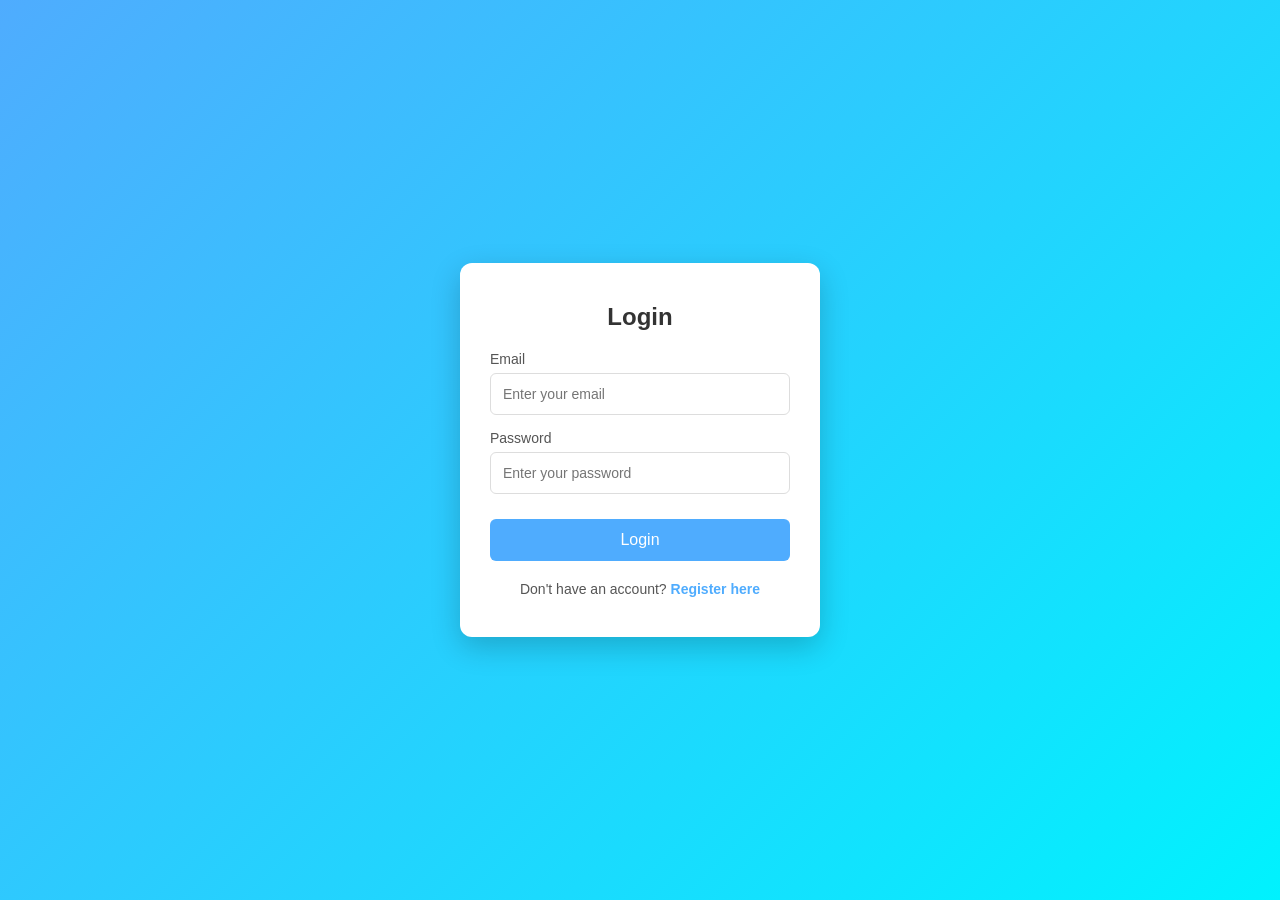
<file: frontend/index.html>
<!DOCTYPE html>
<html lang="en">
<head>
    <meta charset="UTF-8">
    <title>Login - Doctor Appointment</title>
    <link rel="stylesheet" href="css/style.css">
</head>
<body>

<div class="container">
    <div class="form-box">
        <h2>Login</h2>

        <div id="errorMsg" class="error-msg"></div>

        <form id="loginForm">
            <label>Email</label>
            <input type="email" id="email" required placeholder="Enter your email">

            <label>Password</label>
            <input type="password" id="password" required placeholder="Enter your password">

            <button type="submit">Login</button>
        </form>

        <p class="switch-link">Don't have an account? <a href="register.html">Register here</a></p>
    </div>
</div>

<script src="js/api.js"></script>
<script src="js/login.js"></script>
</body>
</html>
</file>
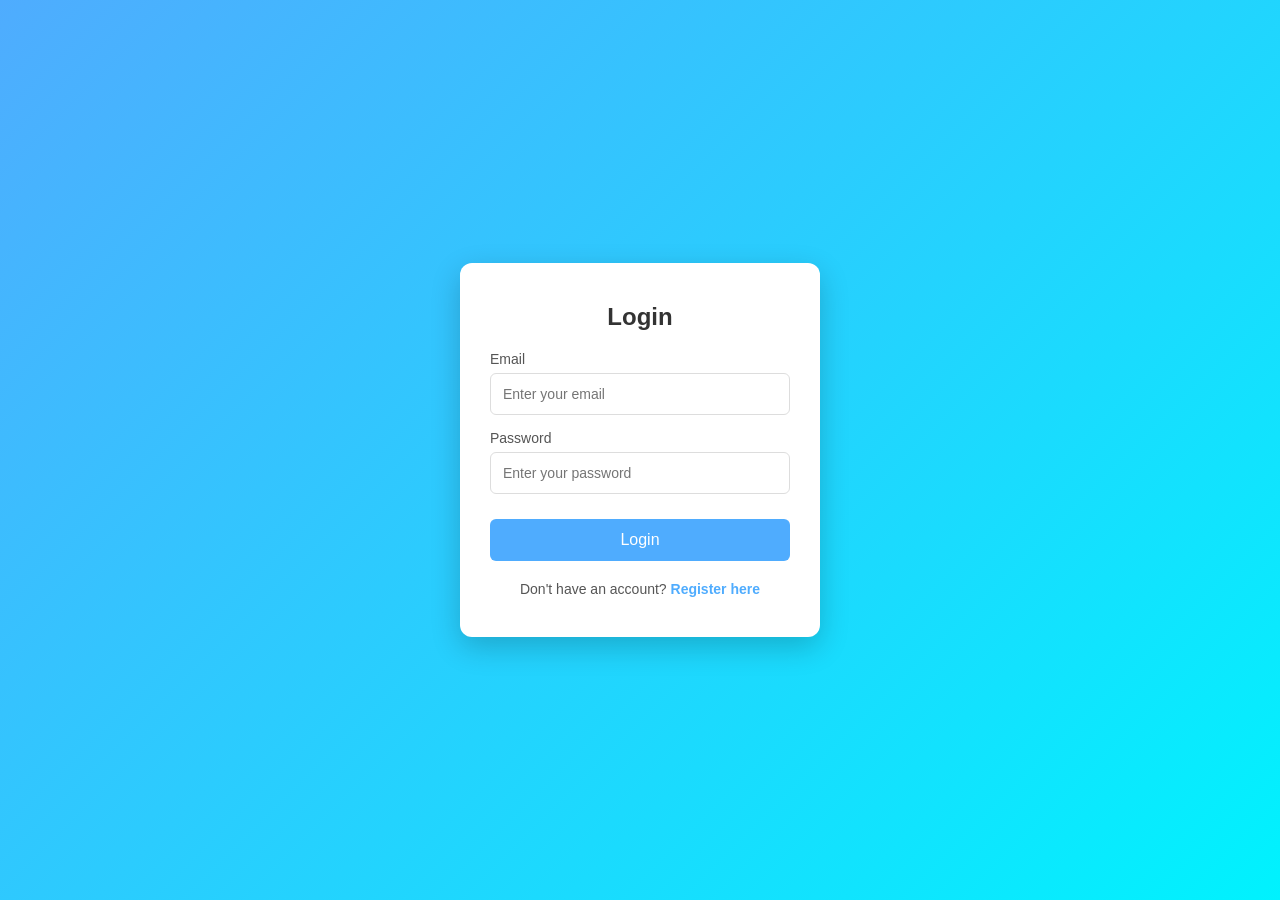
<file: frontend/add-slot.html>
<!DOCTYPE html>
<html lang="en">
<head>
    <meta charset="UTF-8">
    <title>Manage Slots</title>
    <link rel="stylesheet" href="css/style.css">
</head>
<body>

<div class="navbar">
    <h3>🏥 Doctor Appointment</h3>
    <div class="nav-links">
        <a href="add-slot.html">Manage Slots</a>
        <a href="#" onclick="logout()">Logout</a>
    </div>
</div>

<div class="page-content">
    <div class="card">
        <h3 style="margin-bottom: 15px;">Add New Slot</h3>
        <div id="msgBox"></div>

        <form id="addSlotForm">
            <label>Date</label>
            <input type="date" id="date" required>

            <label>Start Time</label>
            <input type="time" id="startTime" required>

            <label>End Time</label>
            <input type="time" id="endTime" required>

            <button type="submit">Add Slot</button>
        </form>
    </div>

    <h2 style="margin: 25px 0 15px;">Your Slots</h2>
    <div id="slotsList"></div>
</div>

<script src="js/api.js"></script>
<script src="js/add-slot.js"></script>
</body>
</html>
</file>
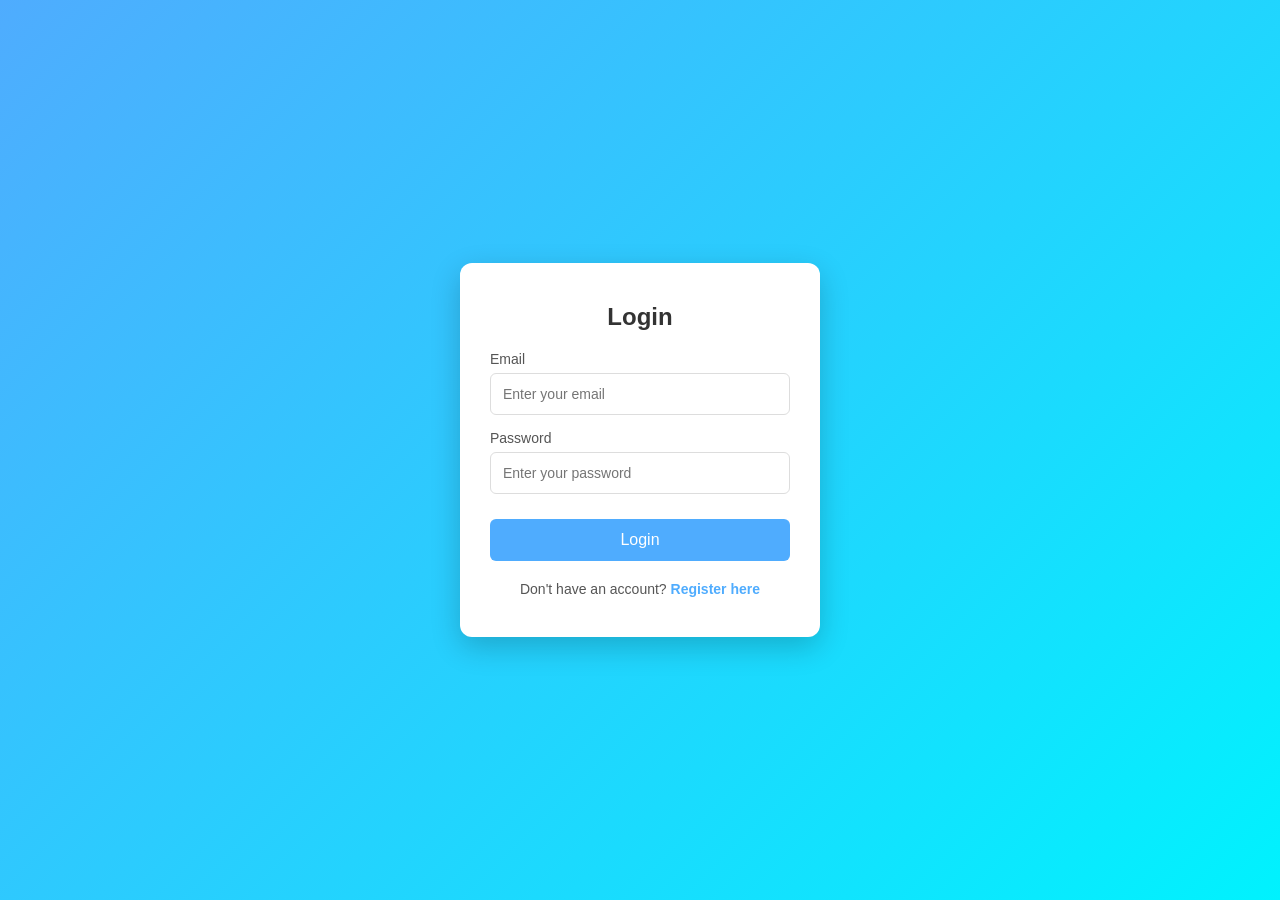
<file: frontend/doctors.html>
<!DOCTYPE html>
<html lang="en">
<head>
    <meta charset="UTF-8">
    <title>Doctors List</title>
    <link rel="stylesheet" href="css/style.css">
</head>
<body>

<div class="navbar">
    <h3>🏥 Doctor Appointment</h3>
    <div class="nav-links">
        <a href="doctors.html">Doctors</a>
        <a href="my-appointments.html">My Appointments</a>
        <a href="#" onclick="logout()">Logout</a>
    </div>
</div>

<div class="page-content">
    <h2 style="margin-bottom: 20px;">Available Doctors</h2>
    <div id="doctorsList"></div>
</div>

<script src="js/api.js"></script>
<script src="js/doctors.js"></script>
</body>
</html>
</file>
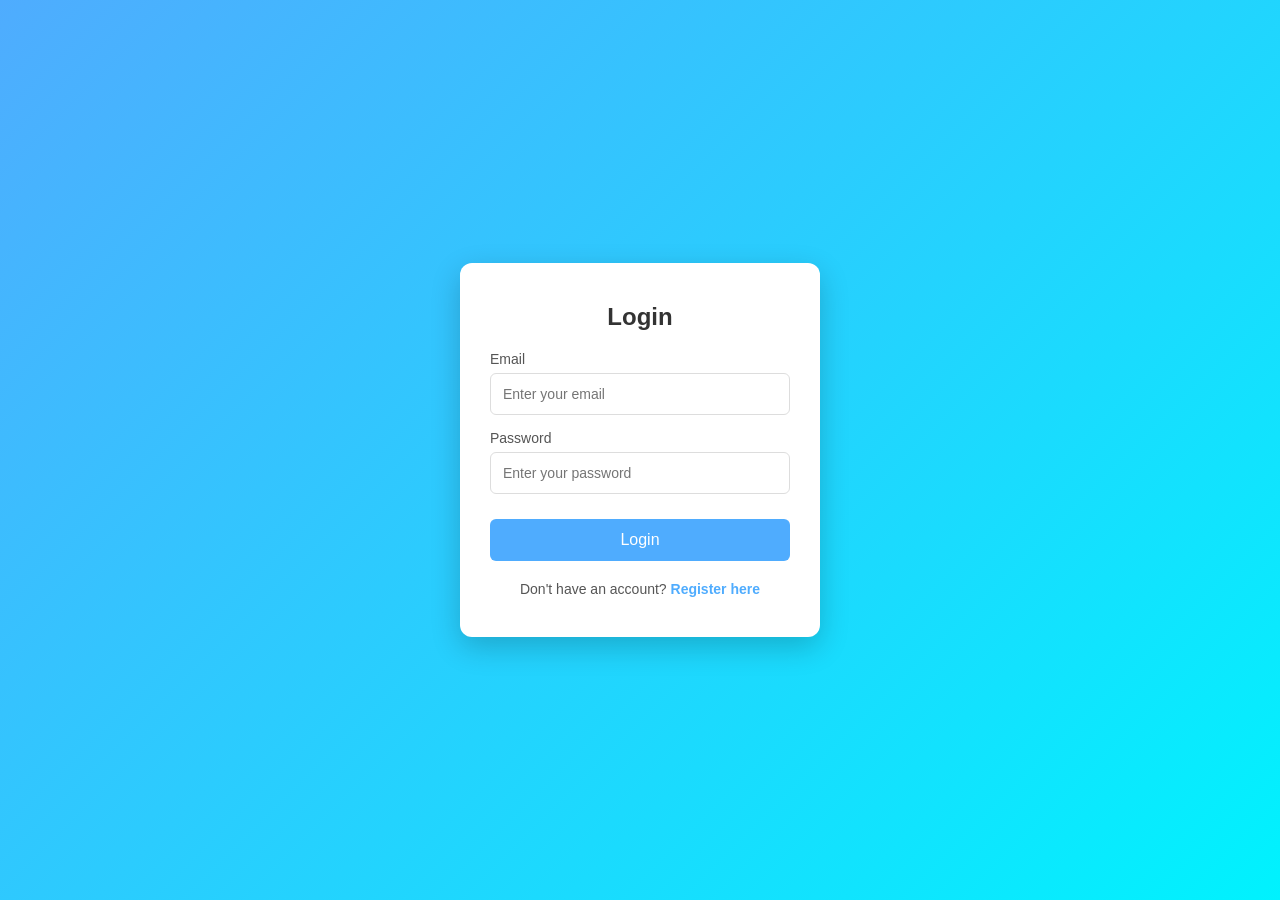
<file: frontend/my-appointments.html>
<!DOCTYPE html>
<html lang="en">
<head>
    <meta charset="UTF-8">
    <title>My Appointments</title>
    <link rel="stylesheet" href="css/style.css">
</head>
<body>

<div class="navbar">
    <h3>🏥 Doctor Appointment</h3>
    <div class="nav-links">
        <a href="doctors.html">Doctors</a>
        <a href="my-appointments.html">My Appointments</a>
        <a href="#" onclick="logout()">Logout</a>
    </div>
</div>

<div class="page-content">
    <h2 style="margin-bottom: 20px;">My Appointments</h2>
    <div id="msgBox"></div>
    <div id="appointmentsList"></div>
</div>

<script src="js/api.js"></script>
<script src="js/appointments.js"></script>
</body>
</html>
</file>
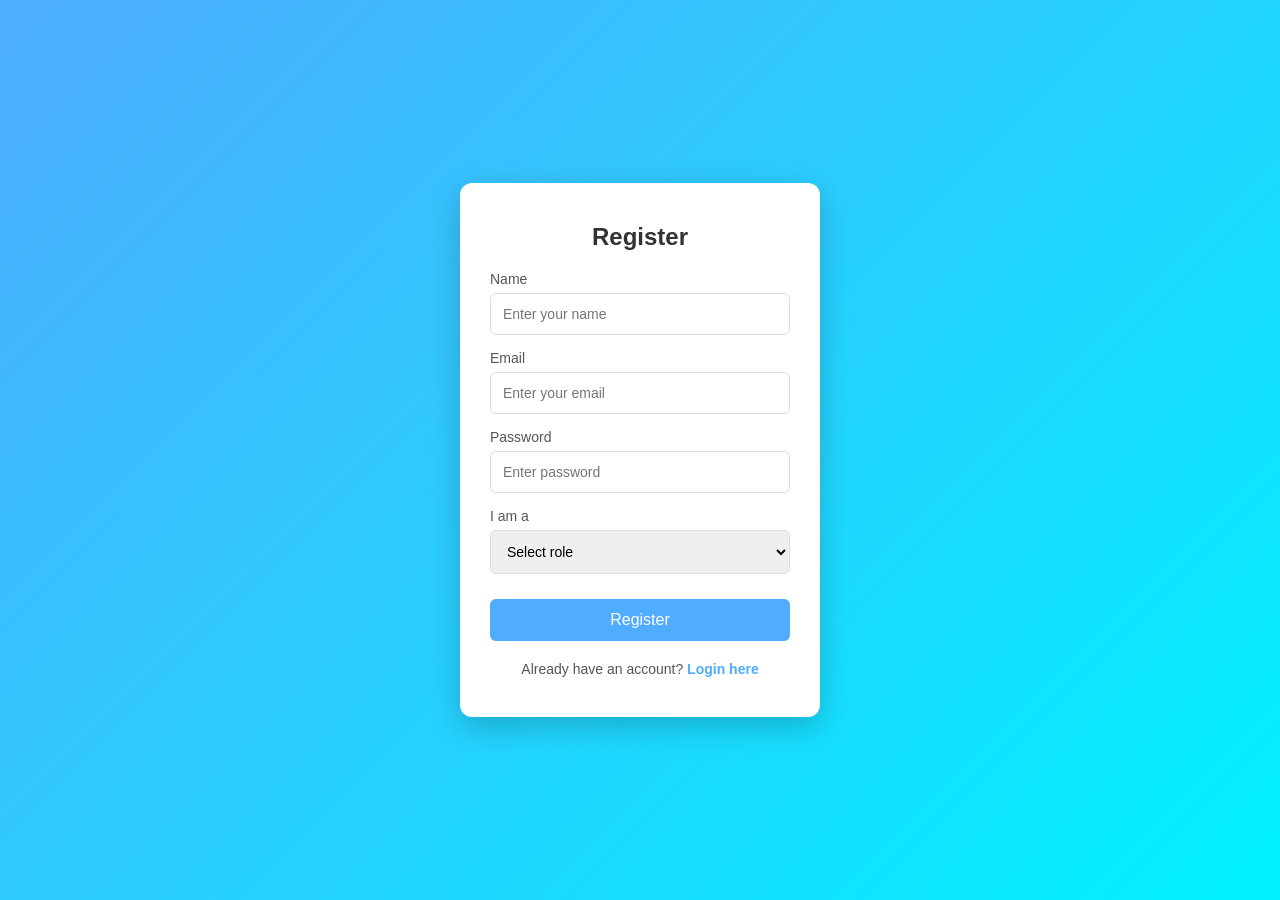
<file: frontend/register.html>
<!DOCTYPE html>
<html lang="en">
<head>
    <meta charset="UTF-8">
    <title>Register - Doctor Appointment</title>
    <link rel="stylesheet" href="css/style.css">
</head>
<body>

<div class="container">
    <div class="form-box">
        <h2>Register</h2>

        <div id="errorMsg" class="error-msg"></div>
        <div id="successMsg" class="success-msg"></div>

        <form id="registerForm">
            <label>Name</label>
            <input type="text" id="name" required placeholder="Enter your name">

            <label>Email</label>
            <input type="email" id="email" required placeholder="Enter your email">

            <label>Password</label>
            <input type="password" id="password" required placeholder="Enter password">

            <label>I am a</label>
            <select id="role" required onchange="toggleDoctorFields()">
                <option value="">Select role</option>
                <option value="PATIENT">Patient</option>
                <option value="DOCTOR">Doctor</option>
            </select>

            <div id="doctorFields" style="display:none;">
                <label>Specialization</label>
                <input type="text" id="specialization" placeholder="E.g. Cardiology">

                <label>Experience (years)</label>
                <input type="number" id="experience" placeholder="E.g. 5">

                <label>Clinic Address</label>
                <input type="text" id="clinicAddress" placeholder="E.g. Coimbatore">
            </div>

            <button type="submit">Register</button>
        </form>

        <p class="switch-link">Already have an account? <a href="index.html">Login here</a></p>
    </div>
</div>

<script src="js/api.js"></script>
<script src="js/register.js"></script>
</body>
</html>
</file>
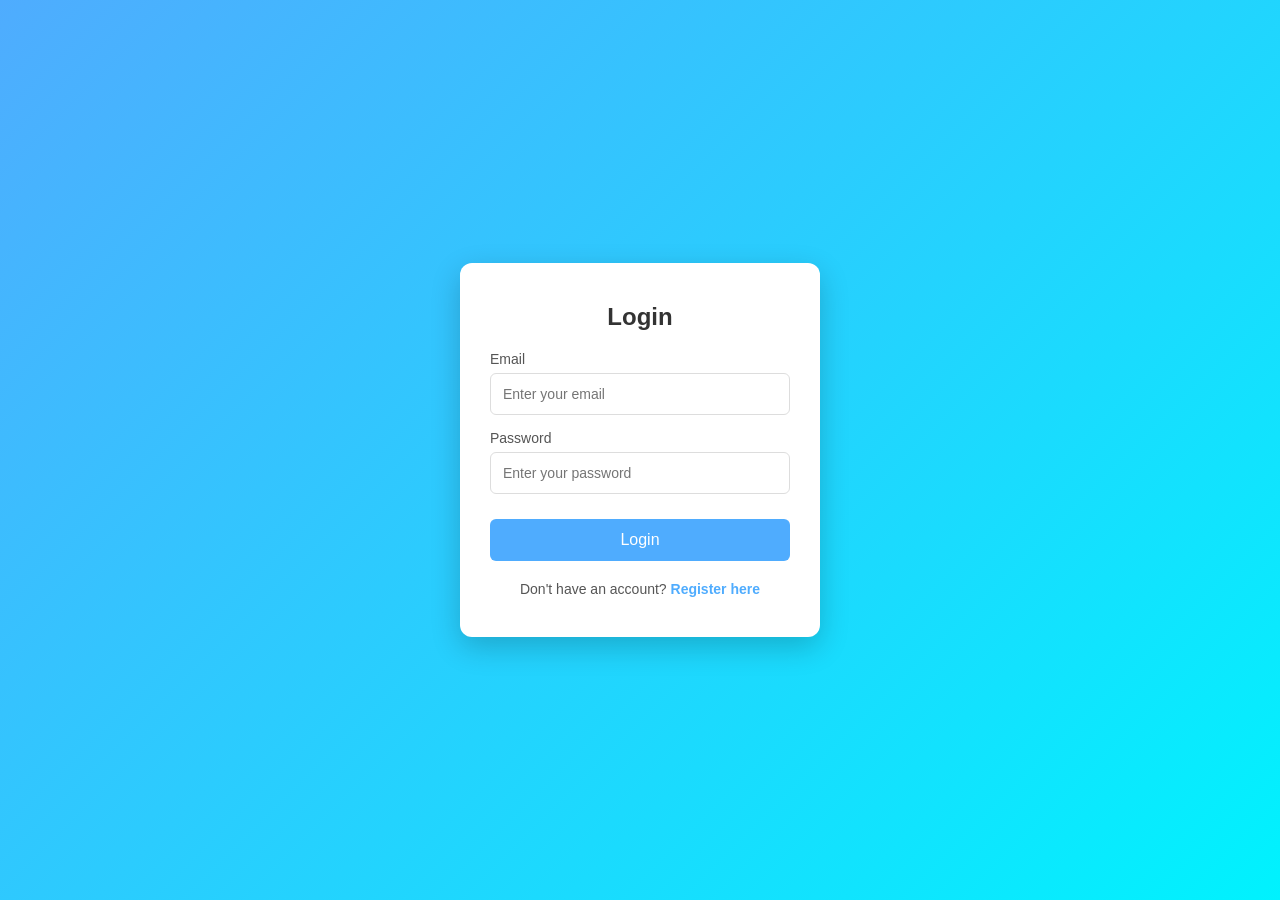
<file: frontend/slots.html>
<!DOCTYPE html>
<html lang="en">
<head>
    <meta charset="UTF-8">
    <title>Available Slots</title>
    <link rel="stylesheet" href="css/style.css">
</head>
<body>

<div class="navbar">
    <h3>🏥 Doctor Appointment</h3>
    <div class="nav-links">
        <a href="doctors.html">Doctors</a>
        <a href="my-appointments.html">My Appointments</a>
        <a href="#" onclick="logout()">Logout</a>
    </div>
</div>

<div class="page-content">
    <h2 style="margin-bottom: 20px;">Available Slots</h2>
    <div id="msgBox"></div>
    <div id="slotsList"></div>
</div>

<!-- Booking Confirmation Modal -->
<div id="bookingModal" style="display:none; position:fixed; top:0; left:0; width:100%; height:100%; background:rgba(0,0,0,0.5); align-items:center; justify-content:center;">
    <div style="background:white; padding:30px; border-radius:10px; max-width:400px; width:90%;">
        <h3 style="margin-bottom:15px;">Confirm Appointment</h3>
        <p style="margin-bottom:10px; color:#666;">Slot locked! Please confirm within 5 minutes.</p>
        <label style="display:block; margin-bottom:6px; font-size:14px; color:#555;">Reason for Visit</label>
        <textarea id="reasonInput" rows="3" style="width:100%; padding:10px; border:1px solid #ddd; border-radius:6px; margin-bottom:15px;" placeholder="E.g. Regular checkup, fever, etc."></textarea>
        <button class="btn-small" style="width:100%; margin-bottom:10px;" onclick="confirmBooking()">Confirm Booking</button>
        <button class="btn-small" style="width:100%; background:#999;" onclick="closeModal()">Cancel</button>
    </div>
</div>

<script src="js/api.js"></script>
<script src="js/add-slot.js"></script>
</body>
</html>
</file>
<file: frontend/css/style.css>
* {
    margin: 0;
    padding: 0;
    box-sizing: border-box;
    font-family: 'Segoe UI', Arial, sans-serif;
}

body {
    background: linear-gradient(135deg, #4facfe 0%, #00f2fe 100%);
    min-height: 100vh;
    display: flex;
    align-items: center;
    justify-content: center;
}

.container {
    width: 100%;
    max-width: 400px;
    padding: 20px;
}

.form-box {
    background: #ffffff;
    padding: 40px 30px;
    border-radius: 12px;
    box-shadow: 0 10px 30px rgba(0,0,0,0.2);
}

.form-box h2 {
    margin-bottom: 20px;
    color: #333;
    text-align: center;
}

label {
    display: block;
    margin-bottom: 6px;
    font-size: 14px;
    color: #555;
    margin-top: 15px;
}

input, select {
    width: 100%;
    padding: 12px;
    border: 1px solid #ddd;
    border-radius: 6px;
    font-size: 14px;
}

input:focus, select:focus {
    outline: none;
    border-color: #4facfe;
}

button {
    width: 100%;
    padding: 12px;
    margin-top: 25px;
    background: #4facfe;
    color: white;
    border: none;
    border-radius: 6px;
    font-size: 16px;
    cursor: pointer;
    transition: background 0.3s;
}

button:hover {
    background: #00a8e8;
}

.switch-link {
    text-align: center;
    margin-top: 20px;
    font-size: 14px;
    color: #555;
}

.switch-link a {
    color: #4facfe;
    text-decoration: none;
    font-weight: bold;
}

.error-msg {
    color: #e63946;
    font-size: 14px;
    margin-bottom: 10px;
    text-align: center;
}

.success-msg {
    color: #2a9d8f;
    font-size: 14px;
    margin-bottom: 10px;
    text-align: center;
}

/* Navbar for logged-in pages */
.navbar {
    background: white;
    padding: 15px 30px;
    display: flex;
    justify-content: space-between;
    align-items: center;
    box-shadow: 0 2px 10px rgba(0,0,0,0.1);
}

.navbar h3 {
    color: #333;
}

.navbar .nav-links a {
    margin-left: 20px;
    text-decoration: none;
    color: #4facfe;
    font-weight: 500;
}

.page-content {
    max-width: 900px;
    margin: 30px auto;
    padding: 0 20px;
}

.card {
    background: white;
    padding: 20px;
    border-radius: 10px;
    box-shadow: 0 5px 15px rgba(0,0,0,0.08);
    margin-bottom: 15px;
}

.card h3 {
    color: #333;
    margin-bottom: 8px;
}

.card p {
    color: #666;
    font-size: 14px;
    margin-bottom: 4px;
}

.btn-small {
    display: inline-block;
    padding: 8px 16px;
    background: #4facfe;
    color: white;
    border-radius: 6px;
    text-decoration: none;
    font-size: 14px;
    margin-top: 10px;
    border: none;
    cursor: pointer;
}

.btn-small:hover {
    background: #00a8e8;
}

.status-badge {
    display: inline-block;
    padding: 4px 10px;
    border-radius: 20px;
    font-size: 12px;
    font-weight: bold;
    text-transform: uppercase;
}

.status-available { background: #d4edda; color: #155724; }
.status-locked { background: #fff3cd; color: #856404; }
.status-booked { background: #f8d7da; color: #721c24; }
.status-confirmed { background: #d4edda; color: #155724; }
.status-cancelled { background: #f8d7da; color: #721c24; }
</file>
